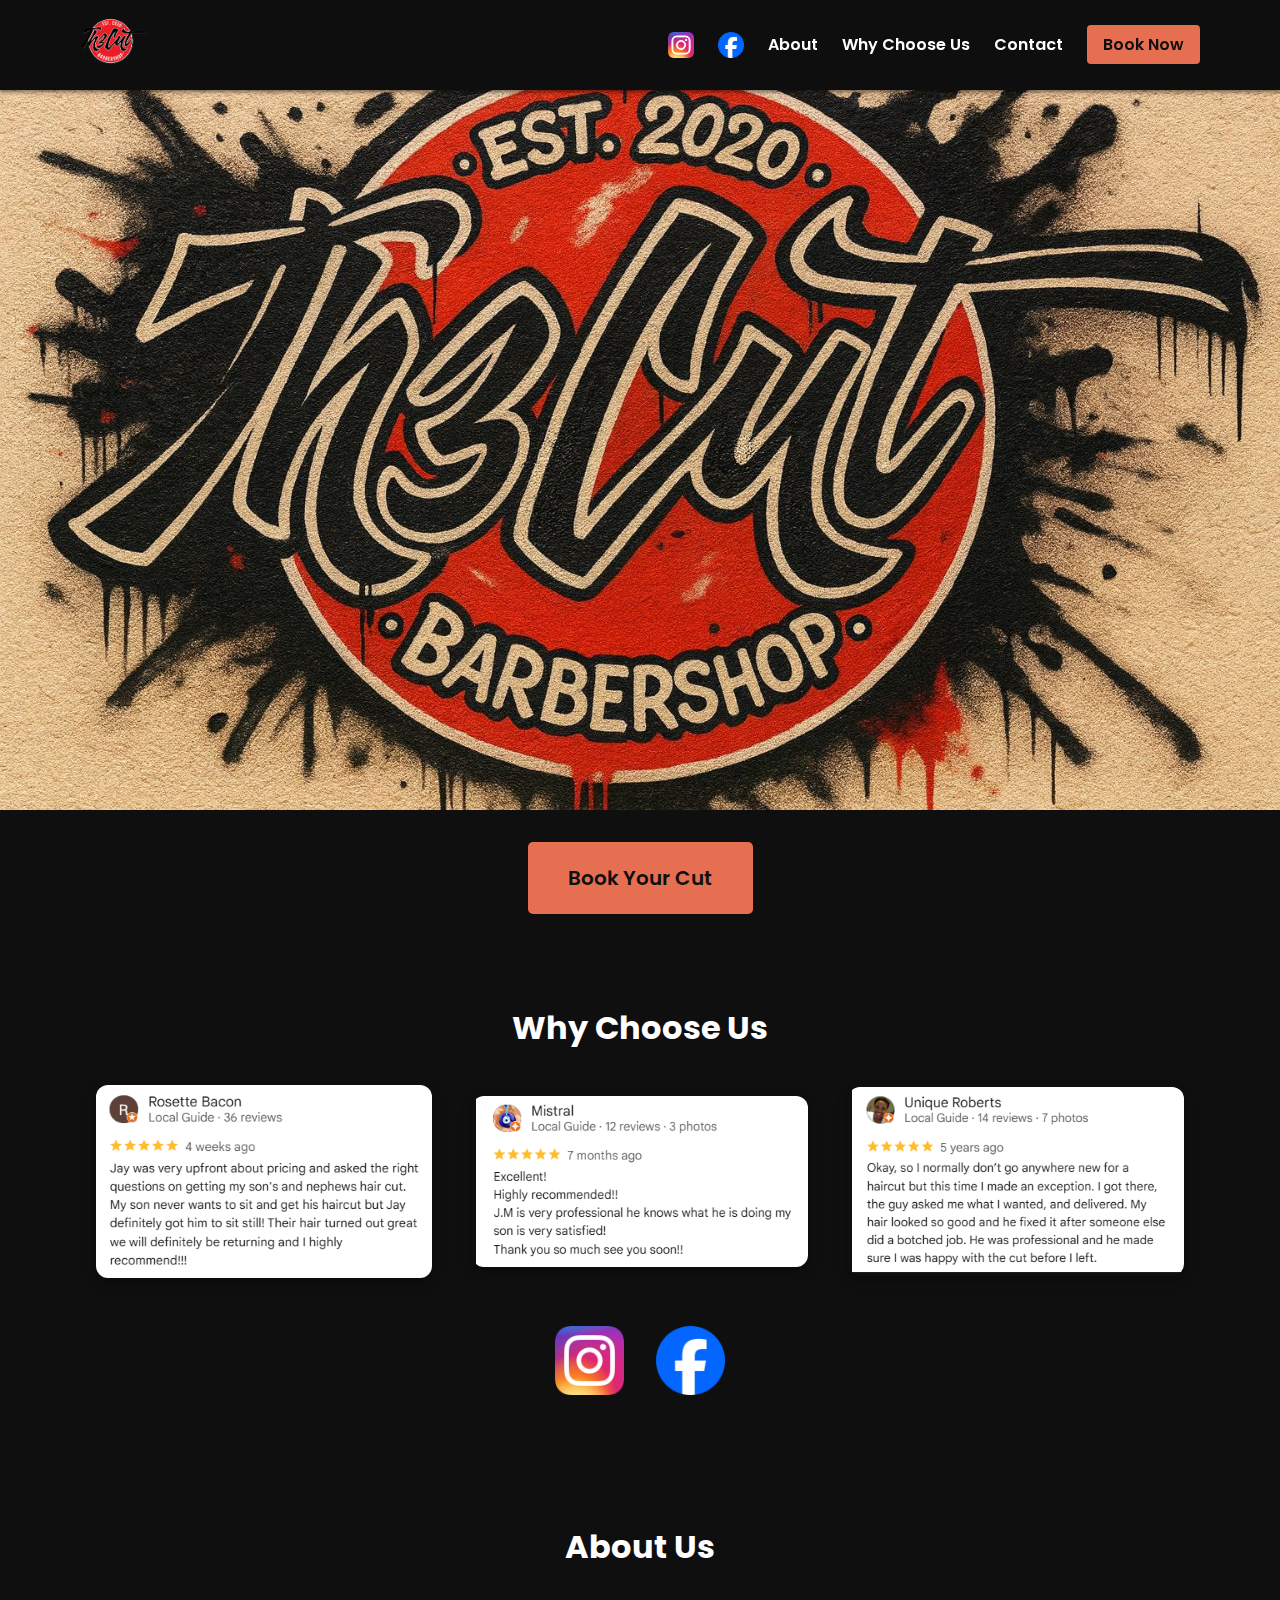
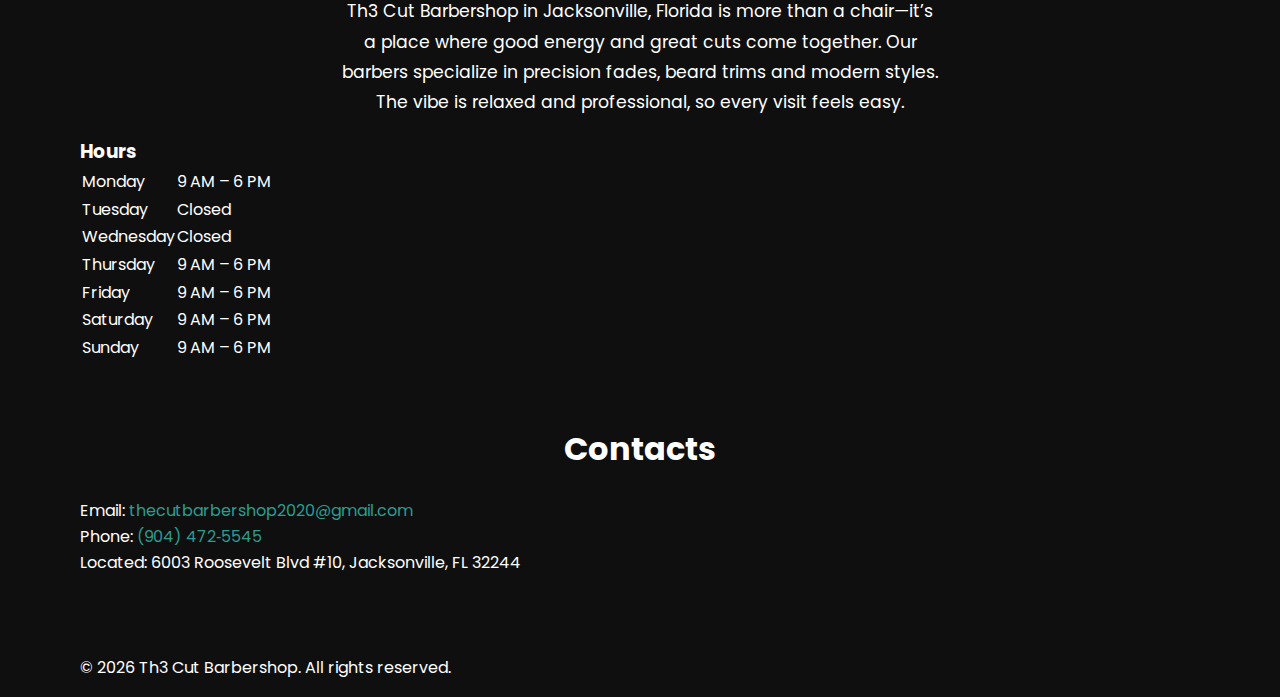
<file: index.html>
<!DOCTYPE html>
<html lang="en">
<head>
    <meta charset="UTF-8">
    <meta name="viewport" content="width=device-width, initial-scale=1.0">
    <title>Th3 Cut Barbershop | Jacksonville, FL</title>
    <!-- Google Font for a modern, friendly aesthetic -->
    <link href="https://fonts.googleapis.com/css2?family=Poppins:wght@400;600;700&display=swap" rel="stylesheet">
    <link rel="stylesheet" href="style.css">
</head>
<body>
    <!-- Header with logo and navigation -->
    <header>
        <div class="container">
            <a href="#" class="logo">
                <!-- Barbershop logo. Replace the file in images/logo.png to update -->
                <img src="images/logo.png" alt="Th3 Cut Barbershop logo" id="site-logo">
            </a>
            <nav id="nav" class="nav">
                <ul>
                    <!-- Social icons inserted into the navigation bar -->
                    <li class="nav-icon">
                        <a href="https://instagram.com/th3cut" target="_blank" rel="noopener" aria-label="Instagram">
                            <img src="images/instagram.png" alt="Instagram" />
                        </a>
                    </li>
                    <li class="nav-icon">
                        <a href="https://www.facebook.com/Th3CutBarbershop" target="_blank" rel="noopener" aria-label="Facebook">
                            <img src="images/facebook.png" alt="Facebook" />
                        </a>
                    </li>
                    <!-- Standard section links -->
                    <li><a href="#about" data-scroll>About</a></li>
                    <li><a href="#services" data-scroll>Why&nbsp;Choose&nbsp;Us</a></li>
                    <li><a href="#contact" data-scroll>Contact</a></li>
                    <li><a href="https://getsquire.pro/j-mcclellan" target="_blank" class="book-now-link" rel="noopener">Book Now</a></li>
                </ul>
            </nav>
            <!-- Hamburger button appears on small screens -->
            <button class="menu-toggle" id="menuToggle" aria-label="Toggle navigation">
                <span></span>
                <span></span>
                <span></span>
            </button>
        </div>
    </header>

    <!-- Hero section with a full-image background.  The image is included
         as an actual <img> element so it can scale responsively without
         cropping on mobile.  The overlay sits above the image and is
         transparent so the artwork remains visible. -->
    <section class="hero" role="banner" aria-label="Th3 Cut hero">
        <!-- Hero image: using an <img> allows object-fit control on mobile -->
        <img src="images/hero-bg-new.jpg" alt="Th3 Cut Barbershop graffiti artwork" class="hero-img">
        <div class="hero-overlay">
            <div class="hero-content">
                <!-- No description over the hero image; content intentionally left blank -->
            </div>
        </div>
    </section>

    <!-- Call-to-action button placed below the hero image and above the reviews section -->
    <section class="cta-section">
        <div class="container">
            <a href="https://getsquire.pro/j-mcclellan" class="cta-btn big-cta" target="_blank" rel="noopener">Book Your Cut</a>
        </div>
    </section>

    <!-- Reviews section (formerly Why Choose Us) moved above About and populated with review images -->
    <section id="services" class="services">
        <div class="container">
            <h2>Why&nbsp;Choose&nbsp;Us</h2>
            <!-- Replace the original service blocks with images of customer reviews -->
            <div class="reviews-grid">
                <img src="images/images-review-rosette.png" alt="Customer review 1" class="review-img">
                <img src="images/images-review-mistral.png" alt="Customer review 2" class="review-img">
                <img src="images/images-review-roberts.png" alt="Customer review 3" class="review-img">
            </div>
            <!-- Social links remain below the reviews -->
            <div class="social-links">
                <a href="https://instagram.com/th3cut" target="_blank" aria-label="Visit our Instagram">
                    <img src="images/instagram.png" alt="Instagram logo">
                </a>
                <a href="https://www.facebook.com/Th3CutBarbershop" target="_blank" aria-label="Visit our Facebook">
                    <img src="images/facebook.png" alt="Facebook logo">
                </a>
            </div>
        </div>
    </section>

    <!-- About section moved below reviews -->
    <section id="about" class="about">
        <div class="container">
            <h2>About&nbsp;Us</h2>
            <p>
                Th3&nbsp;Cut Barbershop in Jacksonville, Florida is more than a chair—it’s a place where good energy and great cuts come together.
                Our barbers specialize in precision fades, beard trims and modern styles. The vibe is relaxed and professional, so every visit feels easy.
            </p>

            <!-- Business Hours -->
            <div class="hours" aria-label="Business hours">
                <h3>Hours</h3>
                <table>
                    <tr><td>Monday</td><td>9 AM – 6 PM</td></tr>
                    <tr><td>Tuesday</td><td>Closed</td></tr>
                    <tr><td>Wednesday</td><td>Closed</td></tr>
                    <tr><td>Thursday</td><td>9 AM – 6 PM</td></tr>
                    <tr><td>Friday</td><td>9 AM – 6 PM</td></tr>
                    <tr><td>Saturday</td><td>9 AM – 6 PM</td></tr>
                    <tr><td>Sunday</td><td>9 AM – 6 PM</td></tr>
                </table>
            </div>
        </div>
    </section>

    <!-- Contact section with email and phone information.  Each line uses
         a flexible row layout so the label and value sit next to each
         other on larger screens and stack gracefully on smaller screens. -->
    <section id="contact" class="contact">
        <div class="container">
            <h2>Contacts</h2>
            <p class="contact-row">
                <span>Email:</span>
                <a href="mailto:thecutbarbershop2020@gmail.com">thecutbarbershop2020@gmail.com</a>
            </p>
            <p class="contact-row">
                <span>Phone:</span>
                <a href="tel:9044725545">(904) 472‑5545</a>
            </p>
            <p class="contact-row">
              <span>Located:</span>
              6003 Roosevelt Blvd #10, Jacksonville, FL 32244
            </p>

        </div>
    </section>

    <!-- Footer -->
    <footer>
        <div class="container">
            <p>&copy;&nbsp;<span id="year"></span>&nbsp;Th3&nbsp;Cut Barbershop. All rights reserved.</p>
        </div>
    </footer>

    <script src="script.js"></script>
</body>
</html>
</file>
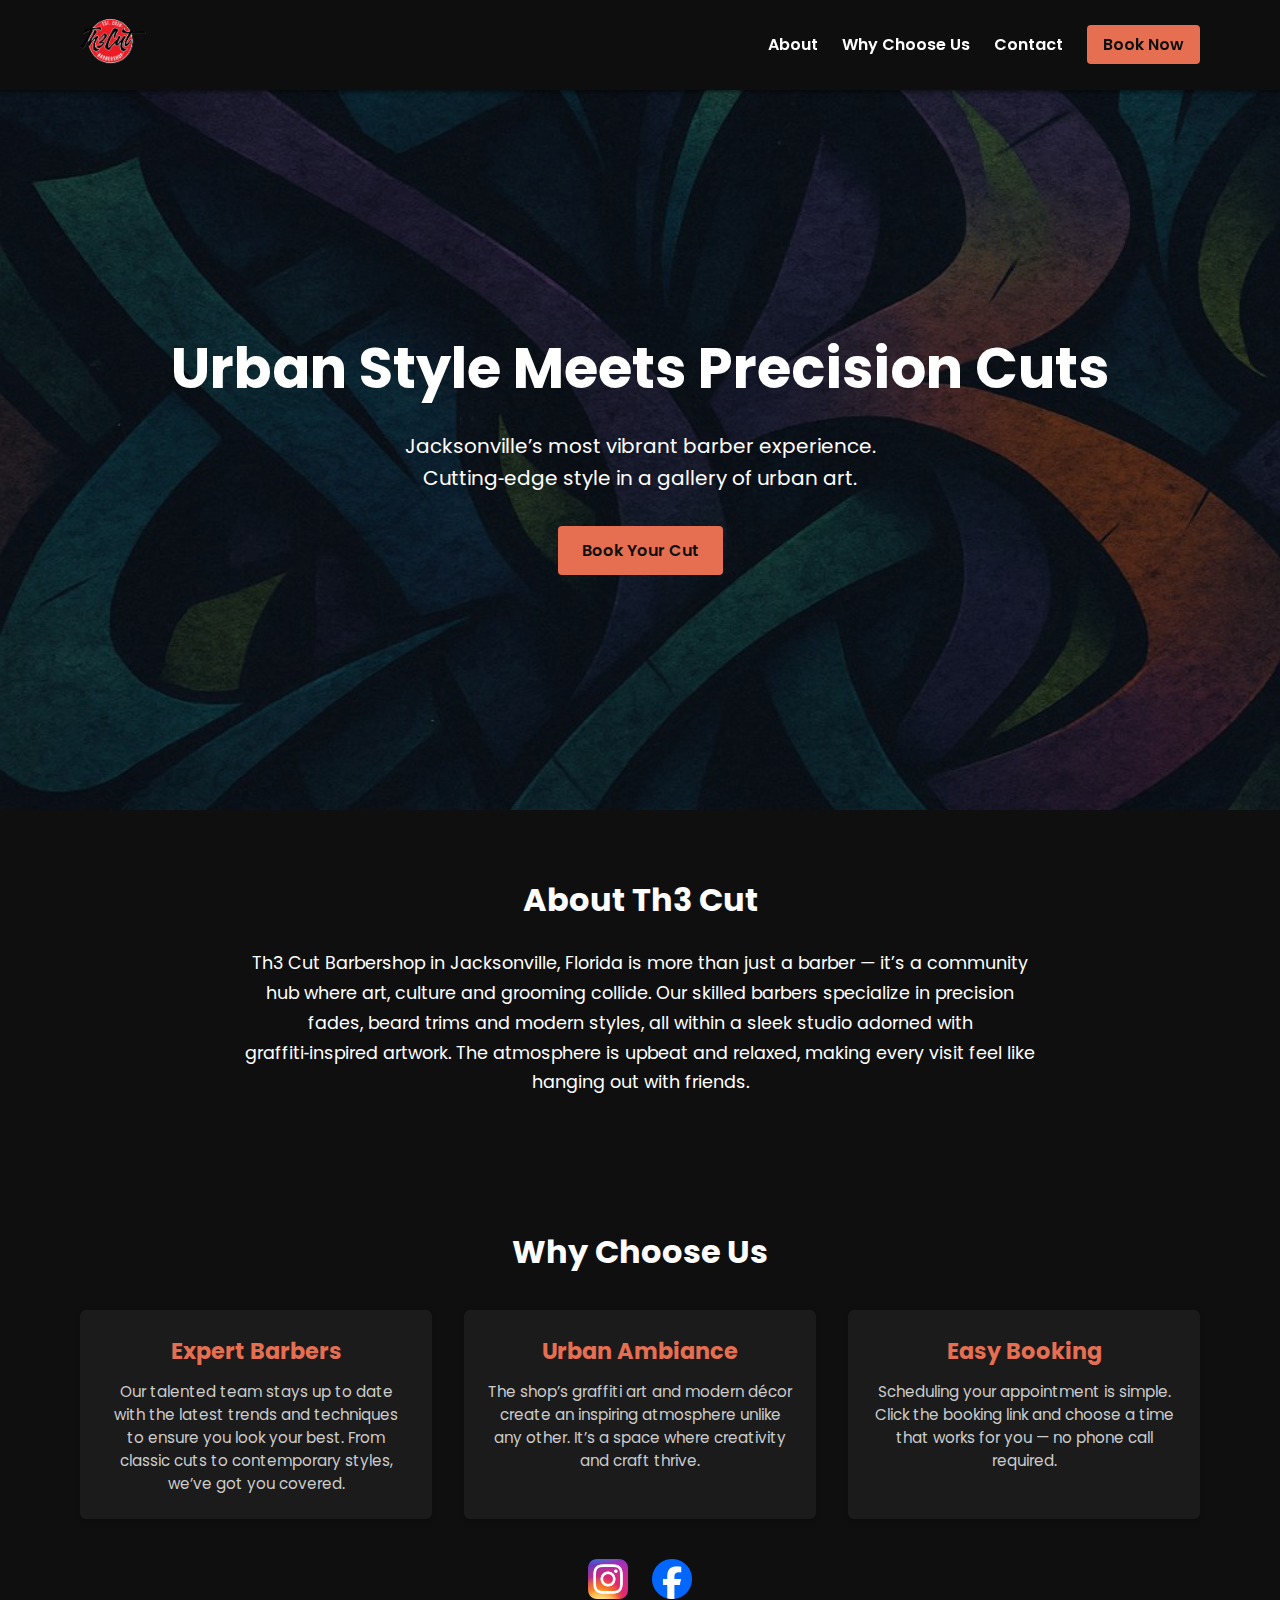
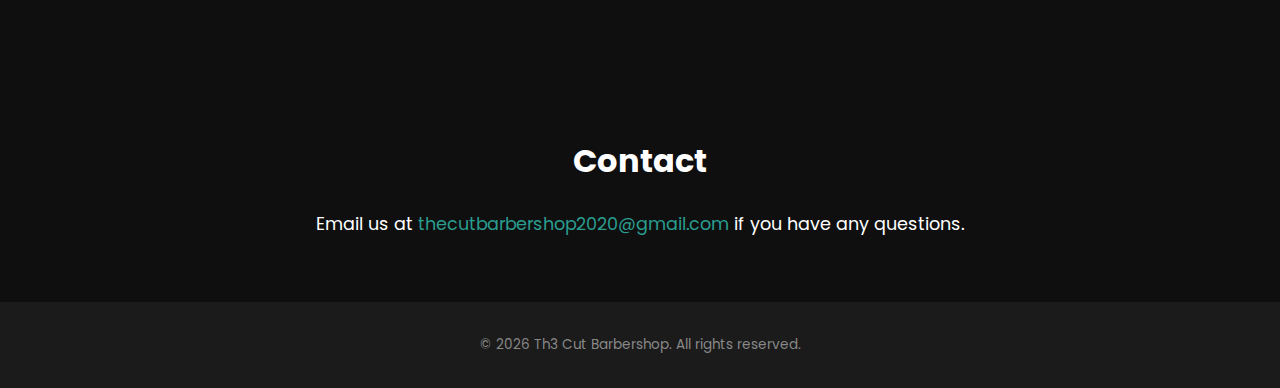
<file: th3-cut-website/index.html>
<!DOCTYPE html>
<html lang="en">
<head>
    <meta charset="UTF-8">
    <meta name="viewport" content="width=device-width, initial-scale=1.0">
    <title>Th3 Cut Barbershop | Jacksonville, FL</title>
    <!-- Google Font for a modern, friendly aesthetic -->
    <link href="https://fonts.googleapis.com/css2?family=Poppins:wght@400;600;700&display=swap" rel="stylesheet">
    <link rel="stylesheet" href="style.css">
</head>
<body>
    <!-- Header with logo and navigation -->
    <header>
        <div class="container">
            <a href="#" class="logo">
                <!-- Barbershop logo. Replace the file in images/logo.png to update -->
                <img src="images/logo.png" alt="Th3 Cut Barbershop logo" id="site-logo">
            </a>
            <nav id="nav" class="nav">
                <ul>
                    <li><a href="#about">About</a></li>
                    <li><a href="#services">Why&nbsp;Choose&nbsp;Us</a></li>
                    <li><a href="#contact">Contact</a></li>
                    <li><a href="https://getsquire.pro/j-mcclellan" target="_blank" class="book-now-link">Book Now</a></li>
                </ul>
            </nav>
            <!-- Hamburger button appears on small screens -->
            <button class="menu-toggle" id="menuToggle" aria-label="Toggle navigation">
                <span></span>
                <span></span>
                <span></span>
            </button>
        </div>
    </header>

    <!-- Hero section with a graffiti‑inspired background image and call to action -->
    <section class="hero">
        <div class="hero-overlay">
            <div class="hero-content">
                <h1>Urban Style Meets Precision Cuts</h1>
                <p>Jacksonville’s most vibrant barber experience.<br>Cutting‑edge style in a gallery of urban art.</p>
                <a href="https://getsquire.pro/j-mcclellan" class="cta-btn" target="_blank">Book Your Cut</a>
            </div>
        </div>
    </section>

    <!-- About section describing the barbershop -->
    <section id="about" class="about">
        <div class="container">
            <h2>About&nbsp;Th3&nbsp;Cut</h2>
            <p>Th3&nbsp;Cut Barbershop in Jacksonville, Florida is more than just a barber — it’s a community hub where art, culture and grooming collide. Our skilled barbers specialize in precision fades, beard trims and modern styles, all within a sleek studio adorned with graffiti‑inspired artwork. The atmosphere is upbeat and relaxed, making every visit feel like hanging out with friends.</p>
        </div>
    </section>

    <!-- Services/Features section highlighting why customers should choose Th3 Cut -->
    <section id="services" class="services">
        <div class="container">
            <h2>Why&nbsp;Choose&nbsp;Us</h2>
            <div class="service-grid">
                <div class="service-item">
                    <h3>Expert Barbers</h3>
                    <p>Our talented team stays up to date with the latest trends and techniques to ensure you look your best. From classic cuts to contemporary styles, we’ve got you covered.</p>
                </div>
                <div class="service-item">
                    <h3>Urban Ambiance</h3>
                    <p>The shop’s graffiti art and modern décor create an inspiring atmosphere unlike any other. It’s a space where creativity and craft thrive.</p>
                </div>
                <div class="service-item">
                    <h3>Easy Booking</h3>
                    <p>Scheduling your appointment is simple. Click the booking link and choose a time that works for you — no phone call required.</p>
                </div>
            </div>
            <!-- Social media links using official logos -->
            <div class="social-links">
                <a href="https://instagram.com/th3cut" target="_blank" aria-label="Visit our Instagram">
                    <img src="images/instagram.png" alt="Instagram logo">
                </a>
                <a href="https://www.facebook.com/Th3CutBarbershop" target="_blank" aria-label="Visit our Facebook">
                    <img src="images/facebook.png" alt="Facebook logo">
                </a>
            </div>
        </div>
    </section>

    <!-- Contact section with email info -->
    <section id="contact" class="contact">
        <div class="container">
            <h2>Contact</h2>
            <p>Email us at <a href="mailto:thecutbarbershop2020@gmail.com">thecutbarbershop2020@gmail.com</a> if you have any questions.</p>
        </div>
    </section>

    <!-- Footer -->
    <footer>
        <div class="container">
            <p>&copy;&nbsp;<span id="year"></span>&nbsp;Th3&nbsp;Cut Barbershop. All rights reserved.</p>
        </div>
    </footer>

    <script src="script.js"></script>
</body>
</html>
</file>
<file: style.css>
/*
 * Global styles for Th3 Cut Barbershop website
 *
 * The design uses a dark canvas with pops of color inspired by the graffiti
 * background. Layouts are responsive and optimized for mobile viewing.
 */

/* CSS variables for easy theming */
:root {
    --color-bg: #0f0f0f;
    --color-card: #1b1b1b;
    --color-primary: #e76f51; /* warm accent colour used for buttons */
    --color-secondary: #2a9d8f; /* complimentary tone */
    --color-text: #ffffff;
    --max-width: 1200px;
}

* {
    box-sizing: border-box;
    margin: 0;
    padding: 0;
}

body {
    font-family: 'Poppins', sans-serif;
    background-color: var(--color-bg);
    color: var(--color-text);
    line-height: 1.6;
    min-height: 100vh;
    display: flex;
    flex-direction: column;
}

a {
    color: var(--color-secondary);
    text-decoration: none;
    transition: color 0.2s ease-in-out;
}

a:hover {
    color: var(--color-primary);
}

/* Containers keep content centered and limited in width */
.container {
    width: 90%;
    max-width: var(--max-width);
    margin: 0 auto;
    padding: 1rem;
}

/* Header styles */
header {
    width: 100%;
    background-color: rgba(15, 15, 15, 0.95);
    position: sticky;
    top: 0;
    z-index: 1000;
    backdrop-filter: blur(5px);
    box-shadow: 0 2px 4px rgba(0, 0, 0, 0.5);
}

header .container {
    display: flex;
    align-items: center;
    justify-content: space-between;
}

/* Logo placeholder; to be replaced by actual logo when provided */
.logo img {
    height: 50px;
    width: auto;
}

/* Navigation menu */
.nav ul {
    list-style: none;
    display: flex;
    gap: 1.5rem;
    align-items: center;
}

.nav li {
    font-weight: 600;
}

.nav a {
    color: var(--color-text);
    padding: 0.5rem 0;
}

.nav a.book-now-link {
    background-color: var(--color-primary);
    padding: 0.5rem 1rem;
    border-radius: 4px;
    color: var(--color-bg);
    font-weight: 600;
}

.nav a.book-now-link:hover {
    background-color: var(--color-secondary);
}

/* Menu toggle (hamburger) styles */
.menu-toggle {
    display: none;
    flex-direction: column;
    justify-content: space-between;
    width: 28px;
    height: 22px;
    border: none;
    background: transparent;
    cursor: pointer;
}

.menu-toggle span {
    display: block;
    height: 3px;
    width: 100%;
    background-color: var(--color-text);
    border-radius: 2px;
}

/* Navigation icons (Instagram and Facebook) placed at the start of the nav list */
.nav-icon img {
    width: 26px;
    height: 26px;
    display: block;
}

/* Header social icons */
.header-social-links {
    display: flex;
    align-items: center;
    gap: 0.75rem;
    margin-left: 1rem;
}
.header-social-links img {
    width: 26px;
    height: 26px;
    display: block;
}

/* CTA section below hero */
.cta-section {
    background-color: var(--color-bg);
    /* Reduce vertical spacing above and below the booking button to bring it closer
       to the hero image (about 50% of its previous value) */
    padding: 1rem 0 0.5rem;
    text-align: center;
}
.cta-section .big-cta {
    background-color: var(--color-primary);
    color: var(--color-bg);
    /* Make the booking button slightly larger for emphasis */
    padding: 1.25rem 2.5rem;
    font-size: 1.25rem;
    border-radius: 5px;
    font-weight: 600;
    transition: background-color 0.2s ease-in-out;
}
.cta-section .big-cta:hover {
    background-color: var(--color-secondary);
}

/* Social icons under services: enlarge and adjust spacing */
.social-links {
    margin-top: 3rem;
    /* Reduce bottom margin to bring the About section closer (about 60% closer than before) */
    margin-bottom: 1.2rem;
    display: flex;
    justify-content: center;
    gap: 2rem;
}
.social-links img {
    /* Increase social icon size by roughly 15% for better visibility */
    width: 69px;
    height: 69px;
    transition: transform 0.2s ease-in-out;
}
.social-links a:hover img {
    transform: scale(1.1);
}

/* =========================================================
   REVIEWS GALLERY — stacked on mobile, side-by-side on desktop
   (applies to both .reviews-gallery and existing .reviews-grid)
   ========================================================= */
.reviews-gallery,
.reviews-grid {
    margin-top: 2rem;
    display: flex;
    flex-direction: column;      /* stack by default (mobile) */
    gap: 20px;
    align-items: center;
    justify-content: center;
}

.reviews-gallery img,
.reviews-grid img {
    max-width: 100%;
    height: auto;
    border-radius: 12px;
    box-shadow: 0 4px 12px rgba(0, 0, 0, 0.35);
}

/* On larger screens, lay out in a row; images auto-fit nicely */
@media (min-width: 768px) {
    .reviews-gallery,
    .reviews-grid {
        flex-direction: row;     /* side-by-side on desktop */
        flex-wrap: wrap;
        gap: 2.5rem;
    }
    .reviews-gallery img,
    .reviews-grid img {
        /* 3 across by default; adjust to 45% for 2-up, 22% for 4-up, etc. */
        max-width: 30%;
    }
}

/* Hero section */
.hero {
    position: relative;
    height: 80vh;
    min-height: 520px;
    overflow: hidden;
    display: flex;
    align-items: center;
    justify-content: center;
}

/* The actual hero artwork image */
.hero-img {
    position: absolute;
    top: 0;
    left: 0;
    width: 100%;
    height: 100%;
    object-fit: cover;
    z-index: -1;
}

@media (max-width: 768px) {
    .hero-img {
        object-fit: contain;
    }
    /* Reduce hero height on mobile so the booking button appears without excessive scrolling */
    .hero {
        height: 60vh;
        min-height: 0;
    }
}

/* Transparent overlay that sits above the hero image. */
.hero-overlay {
    position: absolute;
    top: 0;
    left: 0;
    width: 100%;
    height: 100%;
    background: rgba(0, 0, 0, 0);
    display: flex;
    align-items: center;
    justify-content: center;
    text-align: center;
    padding: 1rem;
}

.hero-content h1 {
    font-size: clamp(2rem, 6vw, 3.5rem);
    font-weight: 700;
    margin-bottom: 1rem;
}

.hero-content p {
    font-size: clamp(1rem, 2vw, 1.25rem);
    margin-bottom: 2rem;
}

.cta-btn {
    display: inline-block;
    background-color: var(--color-primary);
    color: var(--color-bg);
    padding: 0.75rem 1.5rem;
    border-radius: 4px;
    font-weight: 600;
    transition: background-color 0.2s ease-in-out;
}

.cta-btn:hover {
    background-color: var(--color-secondary);
}

/* Sections */
section {
    padding: 3rem 0;
    scroll-margin-top: 90px; /* ensure sticky header doesn't cover anchors */
}

section h2 {
    font-size: 2rem;
    font-weight: 700;
    margin-bottom: 1.5rem;
    text-align: center;
}

/* Adjust spacing between sections */
.about {
    padding-top: 1.2rem;
    padding-bottom: 1rem;
}

.contact {
    padding-top: 0.8rem;
}

/* About section paragraph: narrower width for balanced line lengths */
.about p {
    max-width: 600px;
    margin: 0 auto 1.25rem;
    font-size: 1.08rem;
    line-height: 1.75;
    text-align: center;
    text-wrap: pretty;
}

/* Services grid */
.service-grid {
    display: grid;
    gap: 2rem;
    grid-template-columns: repeat(auto-fit, minmax(240px, 1fr));
    margin-top: 2rem;
}

.service-item {
    background-color: var(--color-card);
    border-radius: 6px;
    padding: 1.5rem;
    text-align: center;
    box-shadow: 0 2px 6px rgba(0, 0, 0, 0.3);
    transition: transform 0.2s ease-in-out, box-shadow 0.2s ease-in-out;
}

.service-item:hover {
    transform: translateY(-4px);
    box-shadow: 0 4px 12px rgba(0, 0, 0, 0.4);
}

.service-item h3 {
    font-size: 1.4rem;
    margin-bottom: 0.75rem;
    color: var(--color-primary);
}

.service-item p {
    font-s
</file>
<file: th3-cut-website/style.css>
/*
 * Global styles for Th3 Cut Barbershop website
 *
 * The design uses a dark canvas with pops of color inspired by the graffiti
 * background. Layouts are responsive and optimized for mobile viewing.
 */

/* CSS variables for easy theming */
:root {
    --color-bg: #0f0f0f;
    --color-card: #1b1b1b;
    --color-primary: #e76f51; /* warm accent colour used for buttons */
    --color-secondary: #2a9d8f; /* complimentary tone */
    --color-text: #ffffff;
    --max-width: 1200px;
}

* {
    box-sizing: border-box;
    margin: 0;
    padding: 0;
}

body {
    font-family: 'Poppins', sans-serif;
    background-color: var(--color-bg);
    color: var(--color-text);
    line-height: 1.6;
    min-height: 100vh;
    display: flex;
    flex-direction: column;
}

a {
    color: var(--color-secondary);
    text-decoration: none;
    transition: color 0.2s ease-in-out;
}

a:hover {
    color: var(--color-primary);
}

/* Containers keep content centered and limited in width */
.container {
    width: 90%;
    max-width: var(--max-width);
    margin: 0 auto;
    padding: 1rem;
}

/* Header styles */
header {
    width: 100%;
    background-color: rgba(15, 15, 15, 0.95);
    position: sticky;
    top: 0;
    z-index: 1000;
    backdrop-filter: blur(5px);
    box-shadow: 0 2px 4px rgba(0, 0, 0, 0.5);
}

header .container {
    display: flex;
    align-items: center;
    justify-content: space-between;
}

/* Logo placeholder; to be replaced by actual logo when provided */
.logo img {
    height: 50px;
    width: auto;
}

/* Navigation menu */
.nav ul {
    list-style: none;
    display: flex;
    gap: 1.5rem;
    align-items: center;
}

.nav li {
    font-weight: 600;
}

.nav a {
    color: var(--color-text);
    padding: 0.5rem 0;
}

.nav a.book-now-link {
    background-color: var(--color-primary);
    padding: 0.5rem 1rem;
    border-radius: 4px;
    color: var(--color-bg);
    font-weight: 600;
}

.nav a.book-now-link:hover {
    background-color: var(--color-secondary);
}

/* Menu toggle (hamburger) styles */
.menu-toggle {
    display: none;
    flex-direction: column;
    justify-content: space-between;
    width: 28px;
    height: 22px;
    border: none;
    background: transparent;
    cursor: pointer;
}

.menu-toggle span {
    display: block;
    height: 3px;
    width: 100%;
    background-color: var(--color-text);
    border-radius: 2px;
}

/* Hero section */
.hero {
    height: 80vh;
    /* Use compressed JPEG version of the graffiti artwork to improve load speed */
    background-image: url("images/hero-bg.jpg");
    background-size: cover;
    background-position: center;
    position: relative;
    display: flex;
    align-items: center;
    justify-content: center;
}

.hero-overlay {
    position: absolute;
    top: 0;
    left: 0;
    width: 100%;
    height: 100%;
    /* The overlay darkens the hero image to improve text readability.
       A slightly lower opacity allows some of the graffiti artwork to show through. */
    background: rgba(0, 0, 0, 0.45);
    display: flex;
    align-items: center;
    justify-content: center;
    text-align: center;
    padding: 1rem;
}

.hero-content h1 {
    font-size: clamp(2rem, 6vw, 3.5rem);
    font-weight: 700;
    margin-bottom: 1rem;
}

.hero-content p {
    font-size: clamp(1rem, 2vw, 1.25rem);
    margin-bottom: 2rem;
}

.cta-btn {
    display: inline-block;
    background-color: var(--color-primary);
    color: var(--color-bg);
    padding: 0.75rem 1.5rem;
    border-radius: 4px;
    font-weight: 600;
    transition: background-color 0.2s ease-in-out;
}

.cta-btn:hover {
    background-color: var(--color-secondary);
}

/* Sections */
section {
    padding: 3rem 0;
}

section h2 {
    font-size: 2rem;
    font-weight: 700;
    margin-bottom: 1.5rem;
    text-align: center;
}

/* About section */
.about p {
    max-width: 800px;
    margin: 0 auto;
    font-size: 1.1rem;
    line-height: 1.7;
    text-align: center;
}

/* Services grid */
.service-grid {
    display: grid;
    gap: 2rem;
    grid-template-columns: repeat(auto-fit, minmax(240px, 1fr));
    margin-top: 2rem;
}

.service-item {
    background-color: var(--color-card);
    border-radius: 6px;
    padding: 1.5rem;
    text-align: center;
    box-shadow: 0 2px 6px rgba(0, 0, 0, 0.3);
    transition: transform 0.2s ease-in-out, box-shadow 0.2s ease-in-out;
}

.service-item:hover {
    transform: translateY(-4px);
    box-shadow: 0 4px 12px rgba(0, 0, 0, 0.4);
}

.service-item h3 {
    font-size: 1.4rem;
    margin-bottom: 0.75rem;
    color: var(--color-primary);
}

.service-item p {
    font-size: 0.95rem;
    line-height: 1.5;
    color: #cccccc;
}

/* Social links */
.social-links {
    margin-top: 2.5rem;
    display: flex;
    justify-content: center;
    gap: 1.5rem;
}

.social-links img {
    width: 40px;
    height: 40px;
    transition: transform 0.2s ease-in-out;
}

.social-links a:hover img {
    transform: scale(1.1);
}

/* Contact section */
.contact p {
    text-align: center;
    font-size: 1.1rem;
}

/* Footer */
footer {
    background-color: var(--color-card);
    padding: 1rem 0;
    text-align: center;
    margin-top: auto;
}

footer p {
    font-size: 0.85rem;
    color: #888888;
}

/* Responsive adjustments */
@media (max-width: 768px) {
    /* Hide nav list and show toggle on small screens */
    .nav {
        position: absolute;
        top: 100%;
        right: 0;
        background-color: rgba(15, 15, 15, 0.98);
        width: 200px;
        border-radius: 0 0 4px 4px;
        box-shadow: 0 4px 8px rgba(0, 0, 0, 0.4);
        overflow: hidden;
        max-height: 0;
        transition: max-height 0.3s ease-in-out;
    }
    .nav ul {
        flex-direction: column;
        padding: 0.5rem 1rem;
    }
    .nav li {
        margin: 0.5rem 0;
    }
    .menu-toggle {
        display: flex;
    }
    /* When nav is open */
    .nav.open {
        max-height: 300px;
    }
}
</file>
